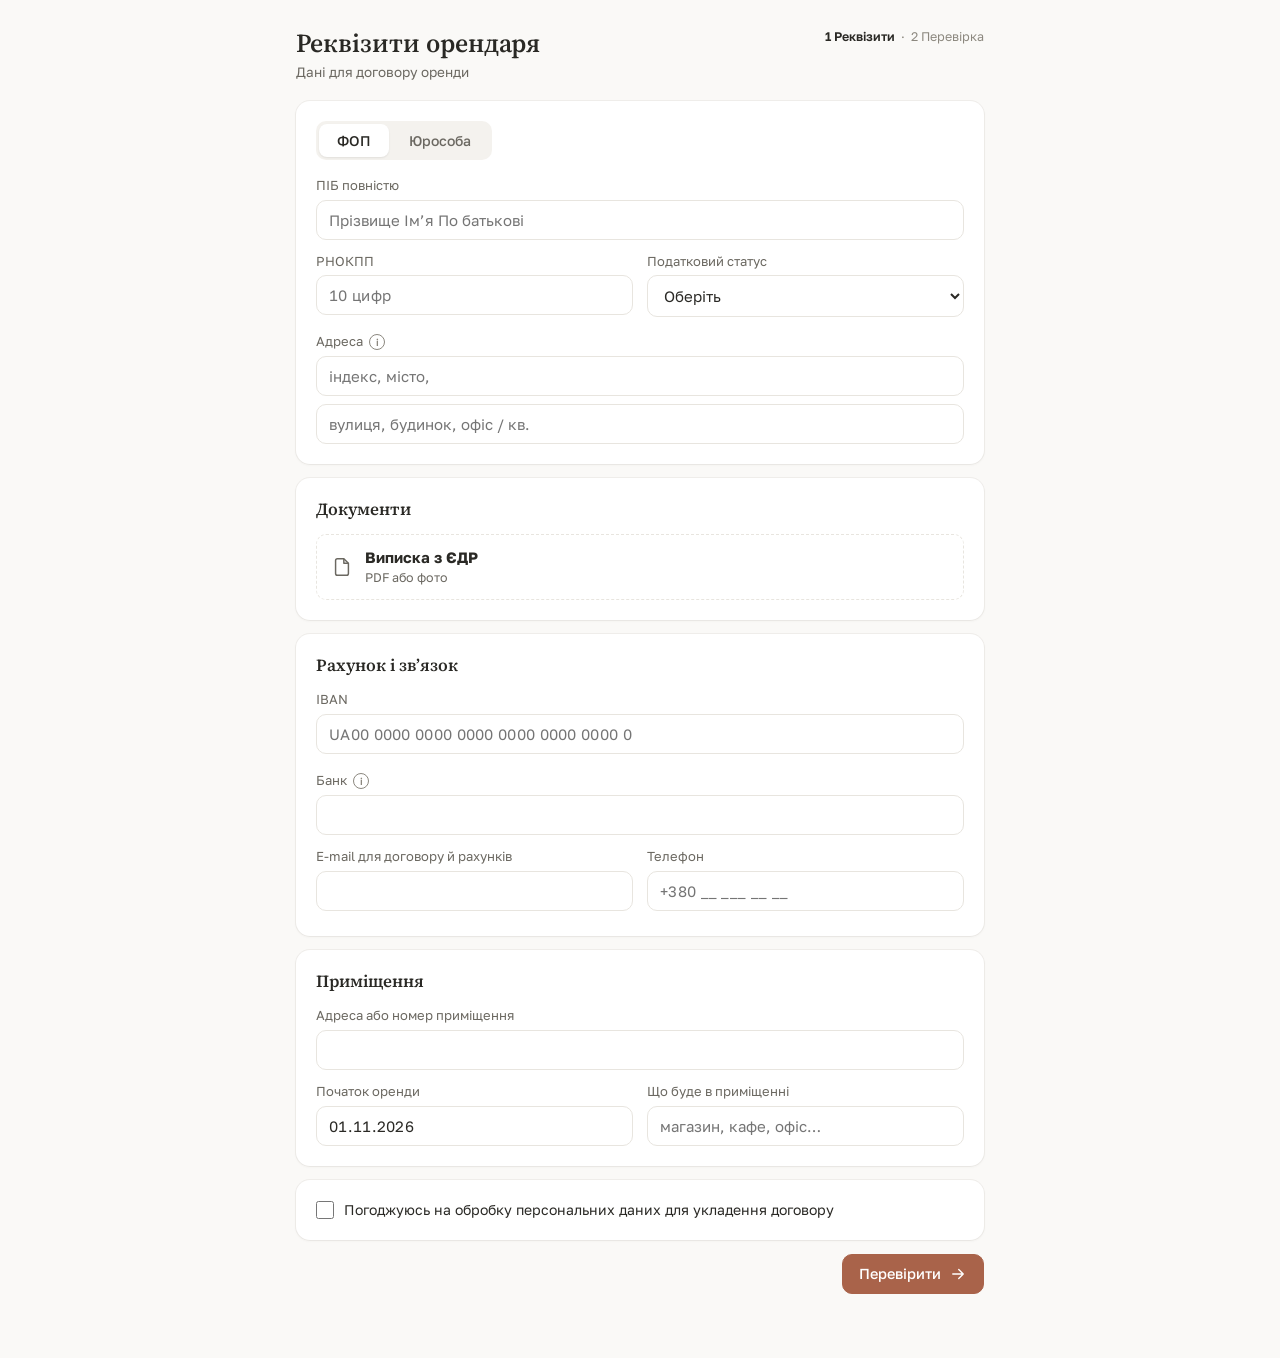
<file: index.html>
<!doctype html>
<html lang="uk">
<head>
<meta charset="utf-8">
<meta name="viewport" content="width=device-width,initial-scale=1">
<meta name="robots" content="noindex">
<title>Реквізити орендаря</title>
<link rel="preconnect" href="https://fonts.googleapis.com">
<link rel="stylesheet" href="https://fonts.googleapis.com/css2?family=Golos+Text:wght@400;500;600&family=Source+Serif+4:opsz,wght@8..60,600&display=swap">
<link rel="stylesheet" href="style.css">
</head>
<body>
<main class="wrap">
  <header class="top">
    <div>
      <h1>Реквізити орендаря</h1>
      <div class="s2">Дані для договору оренди</div>
    </div>
    <div class="steps"><b>1 Реквізити</b><span>·</span><span>2 Перевірка</span></div>
  </header>

  <form id="f" novalidate autocomplete="on">
    <section class="card">
      <div class="seg" role="group" aria-label="Хто орендар">
        <button type="button" data-kind="ФОП">ФОП</button>
        <button type="button" data-kind="ТОВ">Юрособа</button>
      </div>
      <div class="g2">
        <div class="field full"><label for="name" id="l-name">ПІБ повністю</label><input id="name" name="name"></div>
        <div class="field"><label for="code" id="l-code">РНОКПП</label><input id="code" name="code" class="num" inputmode="numeric" maxlength="10"><span class="err" id="e-code"></span></div>
        <div class="field"><label for="tax">Податковий статус</label><select id="tax" name="tax"><option value="">Оберіть</option></select></div>
        <div class="field full">
          <span class="lbl">Адреса <span class="tip" tabindex="0" data-tip="Як у виписці з ЄДР. У договорі буде у два рядки.">i</span></span>
          <div class="stack">
            <input id="addr1" name="addr1" placeholder="індекс, місто," aria-label="Адреса, рядок 1: індекс, місто">
            <input id="addr2" name="addr2" placeholder="вулиця, будинок, офіс / кв." aria-label="Адреса, рядок 2: вулиця, будинок, офіс або квартира">
          </div>
        </div>
      </div>
    </section>

    <section class="card" id="signer" hidden>
      <h2>Хто підписує</h2>
      <div class="g2">
        <div class="field"><label for="spos">Посада</label><input id="spos" name="spos" placeholder="директор"></div>
        <div class="field"><label for="sname">ПІБ повністю</label><input id="sname" name="sname"></div>
        <div class="field full">
          <span class="lbl">Діє на підставі</span>
          <div class="seg" role="group" aria-label="Підстава повноважень" style="margin:0">
            <button type="button" data-basis="Статут">Статуту</button>
            <button type="button" data-basis="Довіреність">Довіреності</button>
          </div>
        </div>
        <div class="field" data-dov hidden><label for="dno">№ довіреності</label><input id="dno" name="dno"></div>
        <div class="field" data-dov hidden><label for="ddate">Дата довіреності</label><input id="ddate" name="ddate" class="num" placeholder="дд.мм.рррр" inputmode="numeric"></div>
      </div>
    </section>

    <section class="card">
      <h2>Документи</h2>
      <div class="docs" id="docs"></div>
      <input type="file" id="docfile" accept="application/pdf,image/*" hidden>
    </section>

    <section class="card">
      <h2>Рахунок і зв’язок</h2>
      <div class="g2">
        <div class="field full"><label for="iban">IBAN</label><input id="iban" name="iban" class="num" placeholder="UA00 0000 0000 0000 0000 0000 0000 0" autocomplete="off" spellcheck="false"><span class="err" id="e-iban"></span></div>
        <div class="field full"><label for="bank">Банк <span class="tip" tabindex="0" data-tip="Підставляється за кодом банку в IBAN. Якщо не підставився — впишіть.">i</span></label><input id="bank" name="bank"></div>
        <div class="field"><label for="email">E-mail для договору й рахунків</label><input id="email" name="email" type="email" inputmode="email"><span class="err" id="e-email"></span></div>
        <div class="field"><label for="phone">Телефон</label><input id="phone" name="phone" type="tel" class="num" placeholder="+380 __ ___ __ __"><span class="err" id="e-phone"></span></div>
      </div>
    </section>

    <section class="card">
      <h2>Приміщення</h2>
      <div class="g2">
        <div class="field full"><label for="prem">Адреса або номер приміщення</label><input id="prem" name="prem"></div>
        <div class="field"><label for="start">Початок оренди</label><input id="start" name="start" class="num" placeholder="дд.мм.рррр" inputmode="numeric"></div>
        <div class="field"><label for="act">Що буде в приміщенні</label><input id="act" name="act" placeholder="магазин, кафе, офіс…"></div>
      </div>
    </section>

    <label class="chk card" for="agree"><input type="checkbox" id="agree" name="agree"><span>Погоджуюсь на обробку персональних даних для укладення договору</span></label>

    <div class="bar">
      <span class="hint" id="saved"></span>
      <button type="submit" class="btn pri">Перевірити <svg viewBox="0 0 24 24" aria-hidden="true"><path d="M5 12h14M13 6l6 6-6 6"/></svg></button>
    </div>
  </form>
</main>

<script src="config.js"></script>
<script src="rekvizyty.js"></script>
<script>
const f = document.getElementById('f');
const $ = id => document.getElementById(id);
let d = load();

TAX.forEach(t => $('tax').add(new Option(t, t)));

function paint() {
  const fop = d.kind === 'ФОП';
  document.querySelectorAll('[data-kind]').forEach(b => b.setAttribute('aria-pressed', b.dataset.kind === d.kind));
  document.querySelectorAll('[data-basis]').forEach(b => b.setAttribute('aria-pressed', b.dataset.basis === d.basis));
  $('signer').hidden = fop;
  document.querySelectorAll('[data-dov]').forEach(x => x.hidden = d.basis !== 'Довіреність');
  $('l-name').textContent = fop ? 'ПІБ повністю' : 'Повна назва';
  $('name').placeholder = fop ? 'Прізвище Ім’я По батькові' : 'ТОВ «…»';
  $('l-code').textContent = fop ? 'РНОКПП' : 'ЄДРПОУ';
  $('code').maxLength = fop ? 10 : 8;
  $('code').placeholder = fop ? '10 цифр' : '8 цифр';
  paintDocs();
}

const DOCI = '<svg viewBox="0 0 24 24" aria-hidden="true"><path d="M14 3H7a2 2 0 0 0-2 2v14a2 2 0 0 0 2 2h10a2 2 0 0 0 2-2V8z"/><path d="M14 3v5h5"/></svg>';
function paintDocs() {
  d.files = (d.files || []).filter(x => x.kind === 'edr' || (x.kind === 'dov' && d.kind !== 'ФОП' && d.basis === 'Довіреність'));
  const kinds = ['edr'].concat(d.kind !== 'ФОП' && d.basis === 'Довіреність' ? ['dov'] : []);
  $('docs').innerHTML = kinds.map(k => {
    const x = d.files.find(f => f.kind === k);
    return x
      ? `<div class="doc-row">${DOCI}<span><b>${esc(x.name)}</b><small>${DOCS[k]}</small></span><button type="button" class="btn ico sm" data-undoc="${k}" aria-label="Прибрати файл">✕</button></div>`
      : `<button type="button" class="drop" data-doc="${k}">${DOCI}<span><b>${DOCS[k]}</b><small>PDF або фото</small></span></button>`;
  }).join('');
}
let docKind = '';
$('docfile').addEventListener('change', async e => {
  const file = e.target.files[0]; e.target.value = '';
  if (!file) return;
  try {
    const x = await readDoc(file);
    d.files = (d.files || []).filter(f => f.kind !== docKind).concat([Object.assign({ kind: docKind }, x)]);
    if (!save(d)) { d.files = d.files.filter(f => f.kind !== docKind); toast('Файл завеликий для браузера'); }
    else stamp();
  } catch (err) { toast(err.message || 'Не вдалося прочитати файл'); }
  paintDocs();
});

function fill() {
  ['name','code','addr1','addr2','tax','spos','sname','dno','ddate','bank','email','phone','prem','start','act'].forEach(k => $(k).value = d[k] || '');
  $('iban').value = ibanPretty(d.iban);
  $('agree').checked = !!d.agree;
  paint();
}

function check(id, ok, msg) {
  const v = $(id).value.trim();
  const bad = v && !ok;
  $(id).closest('.field').classList.toggle('bad', bad);
  $('e-' + id).textContent = bad ? msg : '';
}

function validate() {
  check('code', d.kind === 'ФОП' ? rnokppOk(d.code) : edrpouOk(d.code), d.kind === 'ФОП' ? 'Перевірте РНОКПП: 10 цифр' : 'ЄДРПОУ — 8 цифр');
  check('iban', ibanOk(d.iban), 'IBAN не сходиться: UA і 27 цифр');
  check('email', emailOk(d.email), 'Перевірте e-mail');
  check('phone', phoneOk(d.phone), 'Формат +380 і 9 цифр');
}

function stamp() {
  $('saved').textContent = save(d) ? 'Збережено в цьому браузері' : '';
}

f.addEventListener('input', e => {
  const t = e.target;
  if (!t.name) return;
  if (t.name === 'agree') d.agree = t.checked;
  else if (t.name === 'iban') {
    d.iban = ibanClean(t.value);
    const b = bankByIban(d.iban);
    if (b && (!d.bank || Object.values(BANKS).includes(d.bank))) { d.bank = b; $('bank').value = b; }
  } else d[t.name] = t.value;
  validate(); stamp();
});
$('iban').addEventListener('blur', e => e.target.value = ibanPretty(d.iban));
$('phone').addEventListener('blur', e => {
  const x = digits(e.target.value);
  const n = x.length === 10 && x[0] === '0' ? '38' + x : x;
  if (n.length === 12 && n.startsWith('380')) { d.phone = `+${n.slice(0,3)} ${n.slice(3,5)} ${n.slice(5,8)} ${n.slice(8,10)} ${n.slice(10)}`; e.target.value = d.phone; stamp(); validate(); }
});

document.addEventListener('click', e => {
  const k = e.target.closest('[data-kind]'), b = e.target.closest('[data-basis]');
  if (k) { d.kind = k.dataset.kind; paint(); validate(); stamp(); }
  if (b) { d.basis = b.dataset.basis; paint(); stamp(); }
  const up = e.target.closest('[data-doc]'), un = e.target.closest('[data-undoc]');
  if (up) { docKind = up.dataset.doc; $('docfile').click(); }
  if (un) { d.files = d.files.filter(f => f.kind !== un.dataset.undoc); paintDocs(); stamp(); }
});

f.addEventListener('submit', e => {
  e.preventDefault();
  stamp();
  location.href = 'perevirka.html';
});

fill(); validate();
</script>
</body>
</html>
</file>
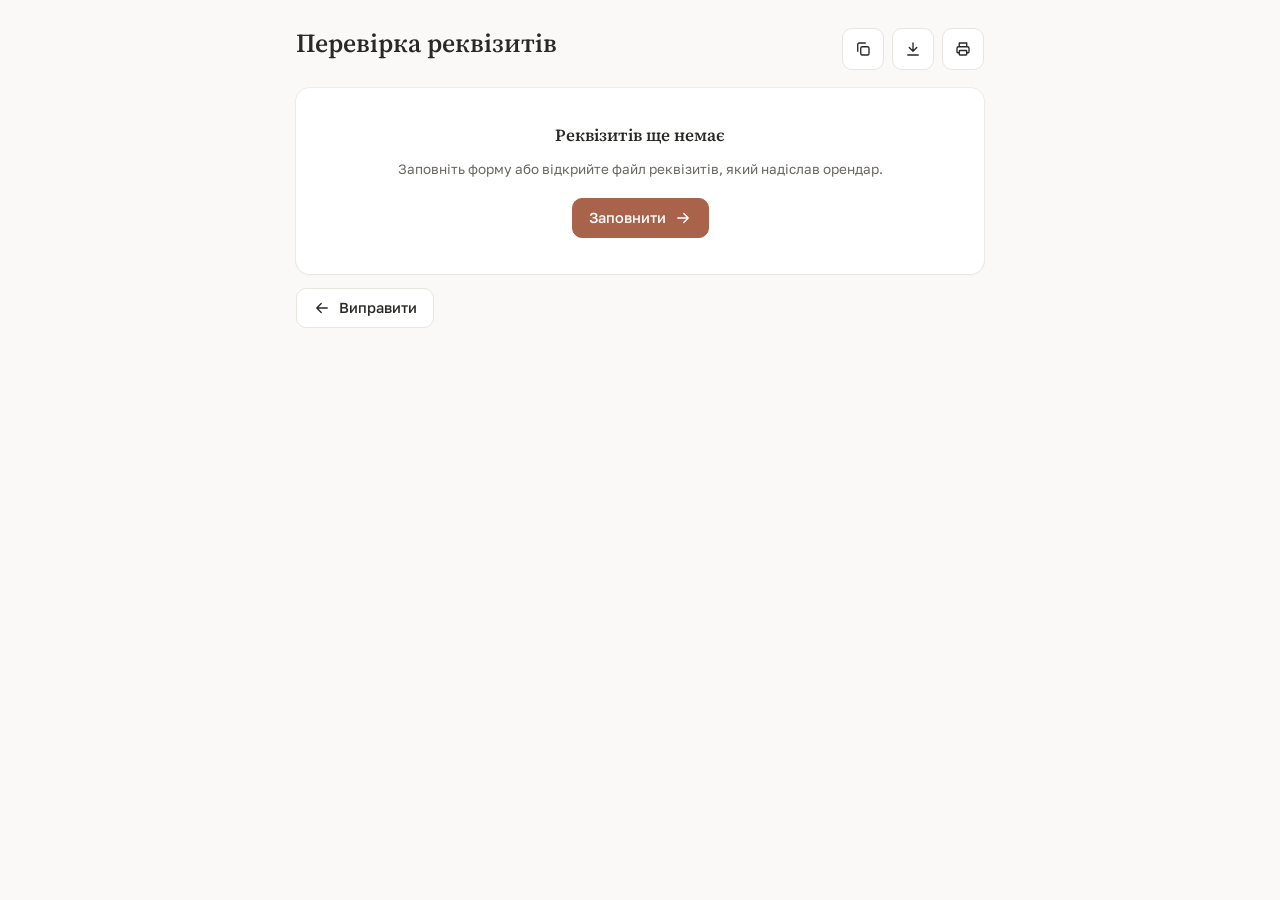
<file: perevirka.html>
<!doctype html>
<html lang="uk">
<head>
<meta charset="utf-8">
<meta name="viewport" content="width=device-width,initial-scale=1">
<meta name="robots" content="noindex">
<title>Перевірка реквізитів</title>
<link rel="preconnect" href="https://fonts.googleapis.com">
<link rel="stylesheet" href="https://fonts.googleapis.com/css2?family=Golos+Text:wght@400;500;600&family=Source+Serif+4:opsz,wght@8..60,600&display=swap">
<link rel="stylesheet" href="style.css">
</head>
<body>
<main class="wrap">
  <header class="top">
    <div>
      <h1>Перевірка реквізитів</h1>
      <div class="s2" id="who"></div>
    </div>
    <div class="tools noprint">
      <button class="btn ico" id="copy" aria-label="Копіювати текст"><svg viewBox="0 0 24 24" aria-hidden="true"><rect x="9" y="9" width="11" height="11" rx="2"/><path d="M5 15V6a2 2 0 0 1 2-2h8"/></svg></button>
      <button class="btn ico" id="down" aria-label="Завантажити файл"><svg viewBox="0 0 24 24" aria-hidden="true"><path d="M12 4v11M7 10l5 5 5-5M5 20h14"/></svg></button>
      <button class="btn ico" id="print" aria-label="Друк або PDF"><svg viewBox="0 0 24 24" aria-hidden="true"><path d="M7 9V4h10v5M7 17H5a1 1 0 0 1-1-1v-5a2 2 0 0 1 2-2h12a2 2 0 0 1 2 2v5a1 1 0 0 1-1 1h-2"/><rect x="7" y="14" width="10" height="6" rx="1"/></svg></button>
      <label class="btn ico" for="open" aria-label="Відкрити файл реквізитів"><svg viewBox="0 0 24 24" aria-hidden="true"><path d="M4 7a2 2 0 0 1 2-2h4l2 2h6a2 2 0 0 1 2 2v8a2 2 0 0 1-2 2H6a2 2 0 0 1-2-2z"/></svg></label>
      <input type="file" id="open" accept=".json,application/json" hidden>
    </div>
  </header>

  <div id="out"></div>

  <div class="bar noprint">
    <a class="btn" href="index.html"><svg viewBox="0 0 24 24" aria-hidden="true"><path d="M19 12H5M11 6l-6 6 6 6"/></svg> Виправити</a>
    <span class="hint" id="when"></span>
    <button class="btn pri" id="send" hidden>Надіслати <svg viewBox="0 0 24 24" aria-hidden="true"><path d="M5 12h14M13 6l6 6-6 6"/></svg></button>
  </div>
</main>

<script src="config.js"></script>
<script src="rekvizyty.js"></script>
<script>
const $ = id => document.getElementById(id);
let d = load();
const has = () => !!(d.name || d.code || d.iban);
if (canSend()) document.querySelector('label[for="open"]').hidden = true;

function render() {
  if (!has()) {
    $('who').textContent = '';
    $('when').textContent = '';
    $('out').innerHTML = `<section class="card empty"><h2>Реквізитів ще немає</h2><p class="s2">Заповніть форму або відкрийте файл реквізитів, який надіслав орендар.</p><a class="btn pri" href="index.html">Заповнити <svg viewBox="0 0 24 24" aria-hidden="true"><path d="M5 12h14M13 6l6 6-6 6"/></svg></a></section>`;
    $('send').hidden = true;
    return;
  }
  $('send').hidden = !canSend();
  const pr = problems(d);
  $('who').textContent = d.name || 'Орендар';
  $('when').textContent = d.savedAt ? 'Збережено ' + new Date(d.savedAt).toLocaleString('uk-UA', { dateStyle: 'short', timeStyle: 'short' }) : '';
  const state = pr.length
    ? `<div class="state miss">Уточнити: ${pr.map(r => r[0].toLowerCase()).join(', ')}</div>`
    : `<div class="state ok">Усі поля заповнені${d.agree ? '' : ' · згоди на обробку даних немає'}</div>`;
  const tr = rows(d).map(([l, v, need, ok, cls]) => {
    const s = String(v || '').trim();
    const cell = !s ? (need ? '<span class="mk">уточнити</span>' : '<span class="s2">—</span>')
      : ok === false ? `${esc(s)} <span class="mk">перевірити</span>` : esc(s);
    return `<tr><td>${l}</td><td class="${cls || ''}">${cell}</td></tr>`;
  }).join('');
  $('out').innerHTML = `${state}
    <section class="card"><h2>Реквізити</h2><table class="rq"><tbody>${tr}</tbody></table></section>
    <section class="card"><h2>Як буде в договорі</h2><div class="doc">${esc(contractText(d)).replace(/\n/g, '<br>')}</div></section>`;
}

function fileName() {
  const n = (d.name || 'orendar').replace(/[^\p{L}\p{N}]+/gu, '-').replace(/^-|-$/g, '').slice(0, 40);
  return `rekvizyty-${n}.json`;
}

$('copy').onclick = async () => {
  if (!has()) return toast('Немає що копіювати');
  try { await navigator.clipboard.writeText(contractText(d)); toast('Скопійовано'); }
  catch (e) { toast('Не вдалося скопіювати'); }
};
$('down').onclick = () => {
  if (!has()) return toast('Немає що завантажувати');
  const a = document.createElement('a');
  a.href = URL.createObjectURL(new Blob([JSON.stringify(d, null, 2)], { type: 'application/json' }));
  a.download = fileName();
  a.click();
  setTimeout(() => URL.revokeObjectURL(a.href), 1000);
};
$('send').onclick = async () => {
  const pr = problems(d);
  if (pr.length) return toast('Уточніть: ' + pr.map(r => r[0].toLowerCase()).join(', '));
  if (!d.agree) return toast('Потрібна згода на обробку даних — поставте її на формі');
  let txt;
  try { txt = await seal(d); } catch (e) { return toast('Не вдалося зашифрувати. Спробуйте інший браузер'); }
  if (FORMA.endpoint) {
    const b = $('send');
    b.disabled = true; b.firstChild.textContent = 'Надсилаю… ';
    try {
      await post(txt);
      forget();
      document.querySelector('.tools').hidden = true;
      document.querySelector('.bar').hidden = true;
      $('who').textContent = '';
      $('out').innerHTML = `<section class="card empty"><h2>Дякуємо!</h2><p class="s2">Реквізити надіслано. Договір підготуємо й надішлемо вам на підпис.</p></section>`;
      return;
    } catch (e) {
      b.disabled = false; b.firstChild.textContent = 'Надіслати ';
      toast('Не вдалося надіслати — надішліть текст самі');
    }
  }
  forget();
  const msg = 'Реквізити для договору оренди (зашифровано)\n\n' + txt;
  const subj = 'Реквізити орендаря' + (d.name ? ' · ' + d.name : '');
  document.querySelector('.tools').hidden = true;
  document.querySelector('.bar').hidden = true;
  $('who').textContent = '';
  $('out').innerHTML = `<section class="card"><h2>Залишився один крок</h2>
    <p class="s2">Реквізити зашифровано. Надішліть цей текст нам — прочитати його можемо лише ми.</p>
    <div class="sealed num">${esc(txt)}</div>
    <div class="bar">
      ${FORMA.email ? `<a class="btn pri" href="mailto:${encodeURIComponent(FORMA.email)}?subject=${encodeURIComponent(subj)}&body=${encodeURIComponent(msg)}"><svg viewBox="0 0 24 24" aria-hidden="true"><rect x="3" y="5" width="18" height="14" rx="2"/><path d="m3 7 9 6 9-6"/></svg> Надіслати поштою</a>` : ''}
      ${navigator.share ? `<button class="btn" id="share"><svg viewBox="0 0 24 24" aria-hidden="true"><path d="M12 15V4M7 9l5-5 5 5M5 14v5h14v-5"/></svg> Viber, Telegram…</button>` : ''}
      <button class="btn" id="copy2"><svg viewBox="0 0 24 24" aria-hidden="true"><rect x="9" y="9" width="11" height="11" rx="2"/><path d="M5 15V6a2 2 0 0 1 2-2h8"/></svg> Копіювати</button>
    </div></section>`;
  const sh = $('share');
  if (sh) sh.onclick = () => navigator.share({ title: subj, text: msg }).catch(() => {});
  $('copy2').onclick = () => navigator.clipboard.writeText(msg).then(() => toast('Скопійовано'), () => toast('Не вдалося скопіювати'));
};
$('print').onclick = () => window.print();
$('open').onchange = async e => {
  const file = e.target.files[0];
  if (!file) return;
  try {
    const x = JSON.parse(await file.text());
    if (typeof x !== 'object' || !x) throw 0;
    const clean = {};
    Object.keys(EMPTY).forEach(k => { if (k in x) clean[k] = Array.isArray(EMPTY[k]) ? (Array.isArray(x[k]) ? x[k] : []) : typeof EMPTY[k] === 'boolean' ? !!x[k] : String(x[k] ?? ''); });
    d = Object.assign({}, EMPTY, clean);
    save(d); render(); toast('Файл відкрито');
  } catch (err) { toast('Це не файл реквізитів'); }
  e.target.value = '';
};

render();
</script>
</body>
</html>
</file>
<file: style.css>
/* Пробні сторінки реквізитів орендаря · токени «Тепла кераміка» з 03-maket/css/base.css */
:root{
  --ground:#FAF9F7; --surface:#FFFFFF; --sunk:#F4F2EE; --line:#E8E5DF;
  --ink:#2A2925; --muted:#6B6861; --faint:#8C887F;
  --accent:#A9634A; --accent-ink:#FFFFFF; --accent-soft:#F5EAE4; --accent-hover:#93533D;
  --miss:#7E5A23; --miss-bg:#FBF1DC; --bad:#9A2E24; --bad-bg:#F8E3DF; --ok:#4C6B44; --ok-bg:#E8EEE3;
  --sh:0 1px 3px rgba(60,50,30,.05),0 0 0 1px rgba(60,50,30,.05);
  --r:14px; --r-sm:10px;
  --display:'Source Serif 4',Georgia,serif;
  --body:'Golos Text',system-ui,-apple-system,'Segoe UI',sans-serif;
  color-scheme:light;
}
@media (prefers-color-scheme: dark){:root:not([data-theme="light"]){
  --ground:#1F1E1C; --surface:#292825; --sunk:#242321; --line:#3A3835;
  --ink:#ECEAE5; --muted:#ADA99F; --faint:#8A867D;
  --accent:#D48D70; --accent-ink:#1F1E1C; --accent-soft:#3A2B24; --accent-hover:#E2A387;
  --miss:#EBBE84; --miss-bg:#382916; --bad:#F0A79C; --bad-bg:#3A1F1B; --ok:#A9C79E; --ok-bg:#22301F;
  --sh:0 0 0 1px rgba(255,255,255,.06);
  color-scheme:dark;
}}
*{box-sizing:border-box}
[hidden]{display:none!important}
body{margin:0;background:var(--ground);color:var(--ink);font:15px/1.45 var(--body);-webkit-text-size-adjust:100%}
.wrap{max-width:720px;margin:0 auto;padding:28px 16px 64px}
header.top{display:flex;align-items:flex-start;justify-content:space-between;gap:12px;margin-bottom:18px}
h1{font:600 26px/1.2 var(--display);margin:0 0 4px}
h2{font:600 17px/1.3 var(--display);margin:0 0 14px}
.s2{color:var(--muted);font-size:13.5px}
.steps{display:flex;gap:6px;font-size:12.5px;color:var(--faint);white-space:nowrap}
.steps b{color:var(--ink);font-weight:600}
.card{background:var(--surface);border-radius:var(--r);box-shadow:var(--sh);padding:20px;margin-bottom:14px}
.seg{display:inline-flex;background:var(--sunk);border-radius:var(--r-sm);padding:3px;gap:2px;margin-bottom:16px}
.seg button{border:0;background:transparent;color:var(--muted);font:500 14px var(--body);padding:8px 18px;border-radius:8px;cursor:pointer}
.seg button[aria-pressed="true"]{background:var(--surface);color:var(--ink);box-shadow:0 1px 2px rgba(0,0,0,.08)}
.g2{display:grid;grid-template-columns:1fr 1fr;gap:12px 14px}
.full{grid-column:1/-1}
.field{display:flex;flex-direction:column;gap:5px;min-width:0}
.field label,.lbl{font-size:13px;color:var(--muted);display:flex;align-items:center;gap:6px}
input,select{width:100%;font:15px var(--body);color:var(--ink);background:var(--surface);border:1px solid var(--line);border-radius:var(--r-sm);padding:10px 12px;outline:none;transition:border-color .15s,box-shadow .15s}
input:focus,select:focus{border-color:var(--accent);box-shadow:0 0 0 3px var(--accent-soft)}
input.num{font-variant-numeric:tabular-nums;letter-spacing:.02em}
.field.bad input{border-color:var(--bad)}
.err{font-size:12.5px;color:var(--bad);min-height:0}
.auto{font-size:13px;color:var(--ok);display:flex;align-items:center;gap:5px}
.stack{display:flex;flex-direction:column;gap:8px}
.tip{position:relative;display:inline-grid;place-items:center;width:16px;height:16px;border-radius:50%;border:1px solid var(--faint);color:var(--faint);font:600 10px/1 var(--body);cursor:help;flex:none}
.tip::after{content:attr(data-tip);position:absolute;left:50%;bottom:calc(100% + 8px);transform:translateX(-50%);width:max-content;max-width:240px;background:var(--ink);color:var(--ground);font:400 12.5px/1.4 var(--body);padding:7px 10px;border-radius:8px;opacity:0;pointer-events:none;transition:opacity .15s;z-index:5;white-space:normal}
.tip:hover::after,.tip:focus::after{opacity:1}
.chk{display:flex;gap:10px;align-items:flex-start;font-size:14px;cursor:pointer}
.chk input{width:18px;height:18px;margin:1px 0 0;accent-color:var(--accent);flex:none}
.bar{display:flex;justify-content:space-between;align-items:center;gap:10px;flex-wrap:wrap;margin-top:6px}
.btn{display:inline-flex;align-items:center;gap:8px;border:1px solid var(--line);background:var(--surface);color:var(--ink);font:500 14.5px var(--body);padding:10px 16px;border-radius:var(--r-sm);cursor:pointer;text-decoration:none}
.btn:hover{border-color:var(--faint)}
.btn.pri{background:var(--accent);border-color:var(--accent);color:var(--accent-ink)}
.btn.pri:hover{background:var(--accent-hover)}
.btn svg{width:18px;height:18px;fill:none;stroke:currentColor;stroke-width:1.8;stroke-linecap:round;stroke-linejoin:round}
.ico{position:relative;width:42px;height:42px;padding:0;justify-content:center}
.ico::after{content:attr(aria-label);position:absolute;top:calc(100% + 6px);right:0;background:var(--ink);color:var(--ground);font:400 12px var(--body);padding:5px 8px;border-radius:7px;white-space:nowrap;opacity:0;pointer-events:none;transition:opacity .15s;z-index:5}
.ico:hover::after,.ico:focus-visible::after{opacity:1}
.tools{display:flex;gap:8px}
.hint{font-size:13px;color:var(--muted)}
.toast{position:fixed;left:50%;bottom:24px;transform:translateX(-50%) translateY(20px);background:var(--ink);color:var(--ground);padding:10px 16px;border-radius:10px;font-size:14px;opacity:0;transition:.2s;pointer-events:none}
.toast.on{opacity:1;transform:translateX(-50%)}
/* Сторінка 2 */
.state{display:flex;align-items:center;gap:10px;padding:12px 14px;border-radius:var(--r-sm);font-size:14px;margin-bottom:14px}
.state.ok{background:var(--ok-bg);color:var(--ok)}
.state.miss{background:var(--miss-bg);color:var(--miss)}
table.rq{width:100%;border-collapse:collapse;font-size:14.5px}
table.rq td{padding:9px 0;border-bottom:1px solid var(--line);vertical-align:top}
table.rq tr:last-child td{border-bottom:0}
table.rq td:first-child{color:var(--muted);width:38%;padding-right:12px;font-size:13.5px}
table.rq .num{font-variant-numeric:tabular-nums}
.mk{background:var(--miss-bg);color:var(--miss);padding:1px 6px;border-radius:5px;font-size:13.5px}
.doc{border:1px solid var(--line);border-radius:var(--r-sm);padding:16px 18px;font:14px/1.55 'Times New Roman',Times,serif;background:var(--surface)}
.doc b{display:block;margin-bottom:2px}
.sealed{font-size:12px;line-height:1.4;word-break:break-all;background:var(--sunk);border-radius:var(--r-sm);padding:12px;margin:12px 0;max-height:140px;overflow:auto;user-select:all}
.docs{display:flex;flex-direction:column;gap:8px}
.drop,.doc-row{display:flex;align-items:center;gap:12px;width:100%;text-align:left;font:inherit;color:var(--ink);border-radius:var(--r-sm);padding:12px 14px}
.drop{background:transparent;border:1.5px dashed var(--line);cursor:pointer}
.drop:hover{border-color:var(--accent);background:var(--accent-soft)}
.doc-row{background:var(--sunk);border:1px solid var(--line)}
.drop svg,.doc-row svg{width:22px;height:22px;flex:none;fill:none;stroke:var(--muted);stroke-width:1.6;stroke-linejoin:round}
.drop span,.doc-row span{display:flex;flex-direction:column;flex:1;min-width:0}
.drop small,.doc-row small{color:var(--muted);font-size:12.5px}
.doc-row b{overflow:hidden;text-overflow:ellipsis;white-space:nowrap;font-weight:500}
.btn.ico.sm{width:32px;height:32px;font-size:13px}
.empty{text-align:center;padding:36px 16px}
.empty p{margin:6px 0 18px}
@media (max-width:560px){
  .wrap{padding-top:20px}
  h1{font-size:22px}
  .g2{grid-template-columns:1fr}
  .steps{display:none}
  .card{padding:16px}
  table.rq td:first-child{width:42%}
}
@media print{
  body{background:#fff;color:#000}
  .noprint,.toast{display:none!important}
  .card{box-shadow:none;border:1px solid #ccc}
}
</file>
